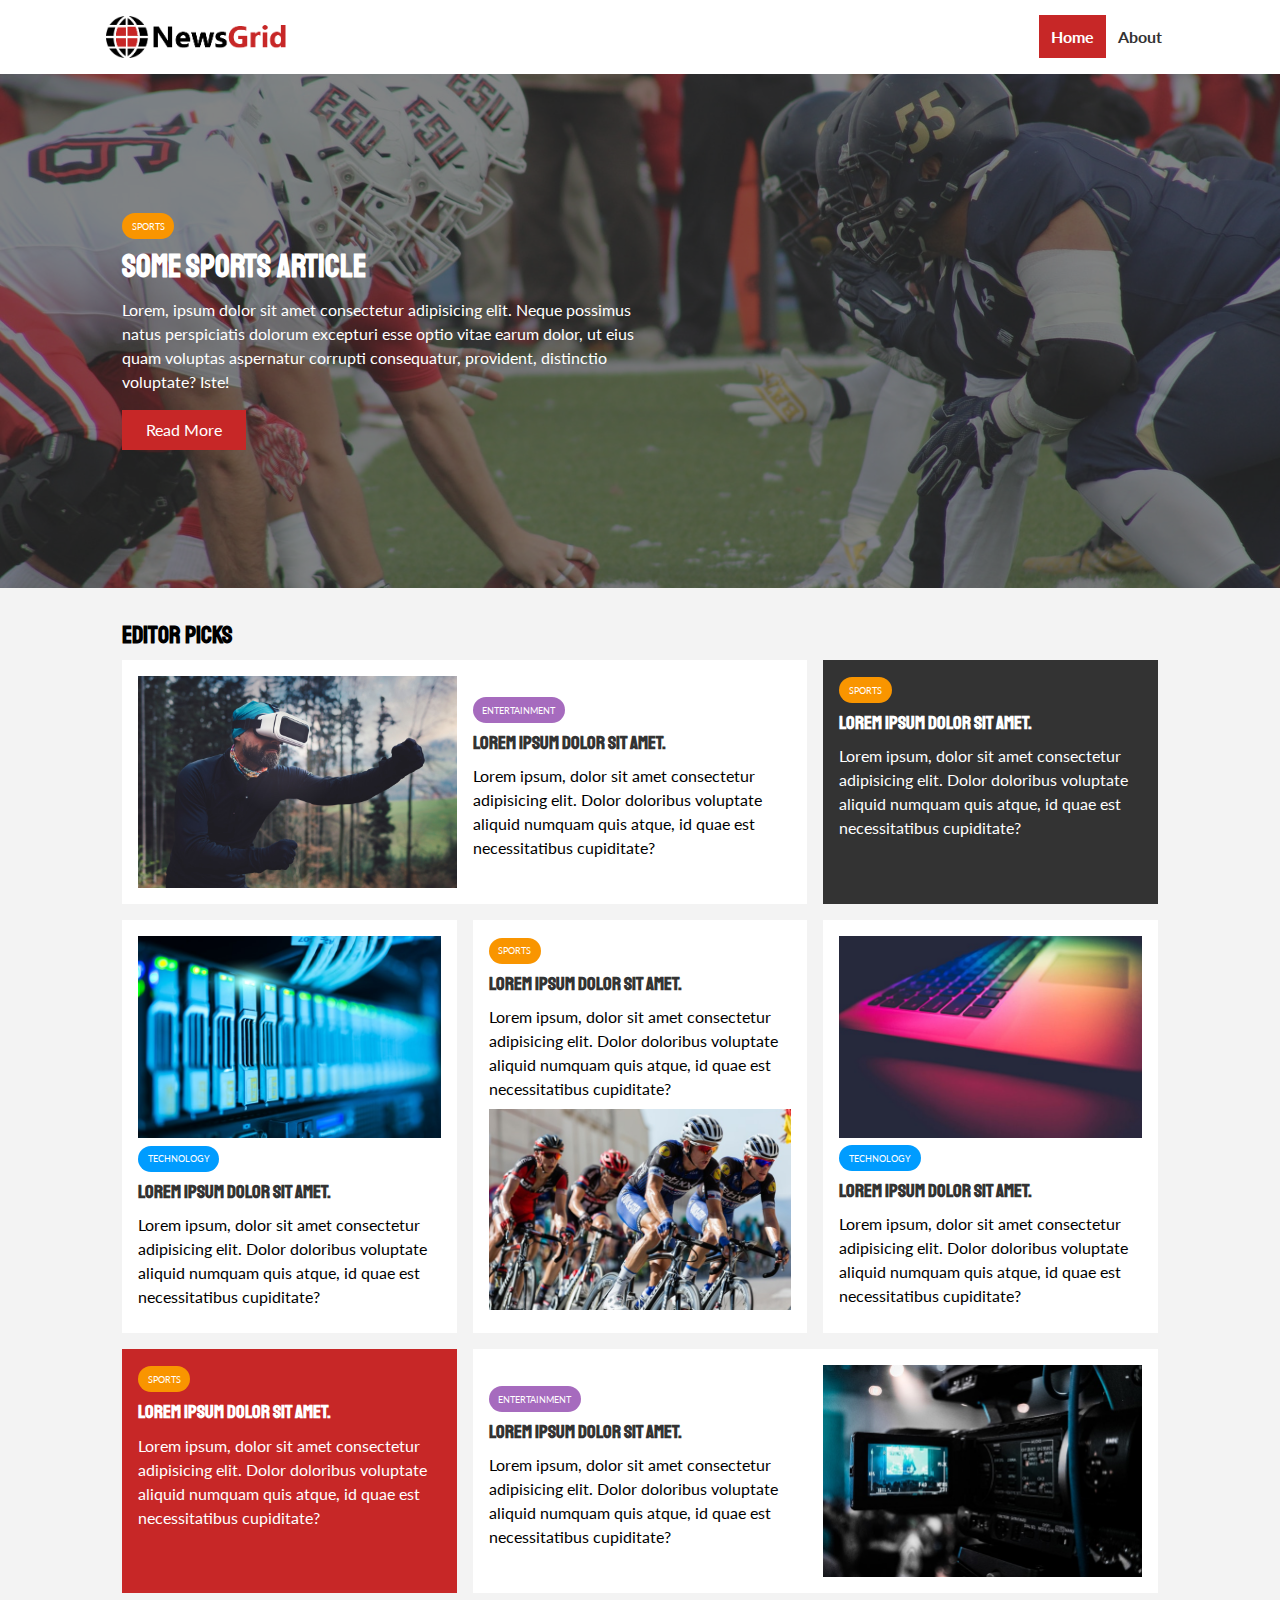
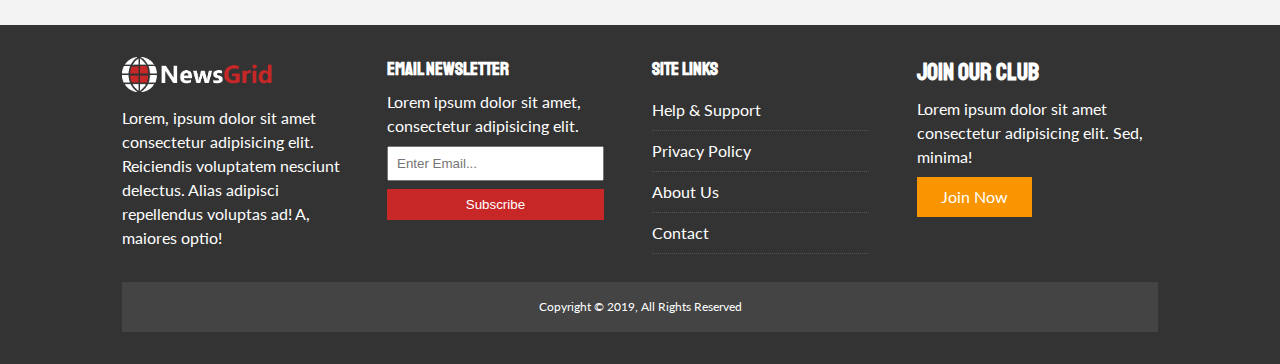
<file: index.html>
<!DOCTYPE html>
<html lang="en">

<head>
    <meta charset="UTF-8">
    <meta http-equiv="X-UA-Compatible" content="IE=edge">
    <meta name="viewport" content="width=device-width, initial-scale=1.0">
    <link rel="stylesheet" href="https://cdnjs.cloudflare.com/ajax/libs/font-awesome/6.1.1/css/all.min.css"
        integrity="sha512-KfkfwYDsLkIlwQp6LFnl8zNdLGxu9YAA1QvwINks4PhcElQSvqcyVLLD9aMhXd13uQjoXtEKNosOWaZqXgel0g=="
        crossorigin="anonymous" referrerpolicy="no-referrer" />
    <link href="https://fonts.googleapis.com/css?family=Lato|Staatliches" rel="stylesheet">
    <link rel="stylesheet" href="css/style.css">
    <link rel="stylesheet" media="screen and (max-width: 768px)" href="css/mobile.css">
    <link rel="shortcut icon" type="image/x-icon" href="favicon.ico">
    <title>NewsGrid | Latest News</title>
</head>

<body>

    <nav id="main-nav">
        <div class="container">
            <img src="img/logo.png" alt="NewsGrid" class="logo">
            <div class="social">
                <a href="http://facebook.com" target="_blank"><i class="fab fa-facebook fa-2x"></i></a>
                <a href="http://twitter.com" target="_blank"><i class="fab fa-twitter fa-2x"></i></a>
                <a href="http://instagram.com" target="_blank"><i class="fab fa-instagram fa-2x"></i></a>
                <a href="http://youtube.com" target="_blank"><i class="fab fa-youtube fa-2x"></i></a>
            </div>
            <ul>
                <li><a class="current" href="index.html">Home</a></li>
                <li><a href="about.html">About</a></li>
            </ul>
        </div>
    </nav>

    <header id="showcase">
        <div class="container">
            <div class="showcase-container">
                <div class="showcase-content">
                    <div class="category category-sports">
                        Sports
                    </div>
                    <h1>Some Sports Article</h1>
                    <p>Lorem, ipsum dolor sit amet consectetur adipisicing elit. Neque possimus natus perspiciatis
                        dolorum excepturi esse optio vitae earum dolor, ut eius quam voluptas aspernatur corrupti
                        consequatur, provident, distinctio voluptate? Iste!</p>
                    <a href="article.html" class="btn btn-primary">Read More</a>
                </div>
            </div>
        </div>
    </header>

    <section id="home-articles" class="py-2">
        <div class="container">
            <h2>Editor Picks</h2>
            <div class="articles-container">
                <article class="card">
                    <img src="img/articles/ent1.jpg" alt="">
                    <div>
                        <div class="category category-ent">Entertainment</div>
                        <h3>
                            <a href="article.html">Lorem ipsum dolor sit amet.</a>
                        </h3>
                        <p>Lorem ipsum, dolor sit amet consectetur adipisicing elit. Dolor doloribus voluptate aliquid
                            numquam quis atque, id quae est necessitatibus cupiditate?</p>
                    </div>
                </article>
                <article class="card bg-dark">
                    <div class="category category-sports">Sports</div>
                    <h3>
                        <a href="article.html">Lorem ipsum dolor sit amet.</a>
                    </h3>
                    <p>Lorem ipsum, dolor sit amet consectetur adipisicing elit. Dolor doloribus voluptate aliquid
                        numquam quis atque, id quae est necessitatibus cupiditate?</p>
                </article>
                <article class="card">
                    <img src="img/articles/tech1.jpg" alt="">
                    <div class="category category-tech">Technology</div>
                    <h3>
                        <a href="article.html">Lorem ipsum dolor sit amet.</a>
                    </h3>
                    <p>Lorem ipsum, dolor sit amet consectetur adipisicing elit. Dolor doloribus voluptate aliquid
                        numquam quis atque, id quae est necessitatibus cupiditate?</p>
                </article>
                <article class="card">
                    <div class="category category-sports">Sports</div>
                    <h3>
                        <a href="article.html">Lorem ipsum dolor sit amet.</a>
                    </h3>
                    <p>Lorem ipsum, dolor sit amet consectetur adipisicing elit. Dolor doloribus voluptate aliquid
                        numquam quis atque, id quae est necessitatibus cupiditate?</p>
                    <img src="img/articles/sports1.jpg" alt="">
                </article>
                <article class="card">
                    <img src="img/articles/tech2.jpg" alt="">
                    <div class="category category-tech">Technology</div>
                    <h3>
                        <a href="article.html">Lorem ipsum dolor sit amet.</a>
                    </h3>
                    <p>Lorem ipsum, dolor sit amet consectetur adipisicing elit. Dolor doloribus voluptate aliquid
                        numquam quis atque, id quae est necessitatibus cupiditate?</p>
                </article>
                <article class="card bg-primary">
                    <div class="category category-sports">Sports</div>
                    <h3>
                        <a href="article.html">Lorem ipsum dolor sit amet.</a>
                    </h3>
                    <p>Lorem ipsum, dolor sit amet consectetur adipisicing elit. Dolor doloribus voluptate aliquid
                        numquam quis atque, id quae est necessitatibus cupiditate?</p>
                </article>
                <article class="card">
                    <div>
                        <div class="category category-ent">Entertainment</div>
                        <h3>
                            <a href="article.html">Lorem ipsum dolor sit amet.</a>
                        </h3>
                        <p>Lorem ipsum, dolor sit amet consectetur adipisicing elit. Dolor doloribus voluptate aliquid
                            numquam quis atque, id quae est necessitatibus cupiditate?</p>
                    </div>
                    <img src="img/articles/ent2.jpg" alt="">
                </article>
            </div>
        </div>
    </section>

    <footer id="main-footer" class="py-2">
        <div class="container footer-container">
            <div>
                <img src="img/logo_light.png" alt="NewsGrid">
                <p>Lorem, ipsum dolor sit amet consectetur adipisicing elit. Reiciendis voluptatem nesciunt delectus.
                    Alias adipisci repellendus voluptas ad! A, maiores optio!
                </p>
            </div>
            <div>
                <h3>Email Newsletter</h3>
                <p>Lorem ipsum dolor sit amet, consectetur adipisicing elit.</p>
                <form name="contact" method="POST" netlify>
                    <input type="email" name="email" placeholder="Enter Email...">
                    <input type="submit" name="submit" value="Subscribe" class="btn btn-primary">
                </form>
            </div>
            <div>
                <h3>Site Links</h3>
                <ul class="list">
                    <li><a href="#">Help & Support</a></li>
                    <li><a href="#">Privacy Policy</a></li>
                    <li><a href="#">About Us</a></li>
                    <li><a href="#">Contact</a></li>
                </ul>
            </div>
            <div>
                <h2>Join Our Club</h2>
                <p>Lorem ipsum dolor sit amet consectetur adipisicing elit. Sed, minima!</p>
                <a class="btn btn-secondary" href="">Join Now</a>
            </div>
            <div>
                <p>
                    Copyright &copy; 2019, All Rights Reserved
                </p>
            </div>
        </div>
    </footer>





</body>

</html>
</file>
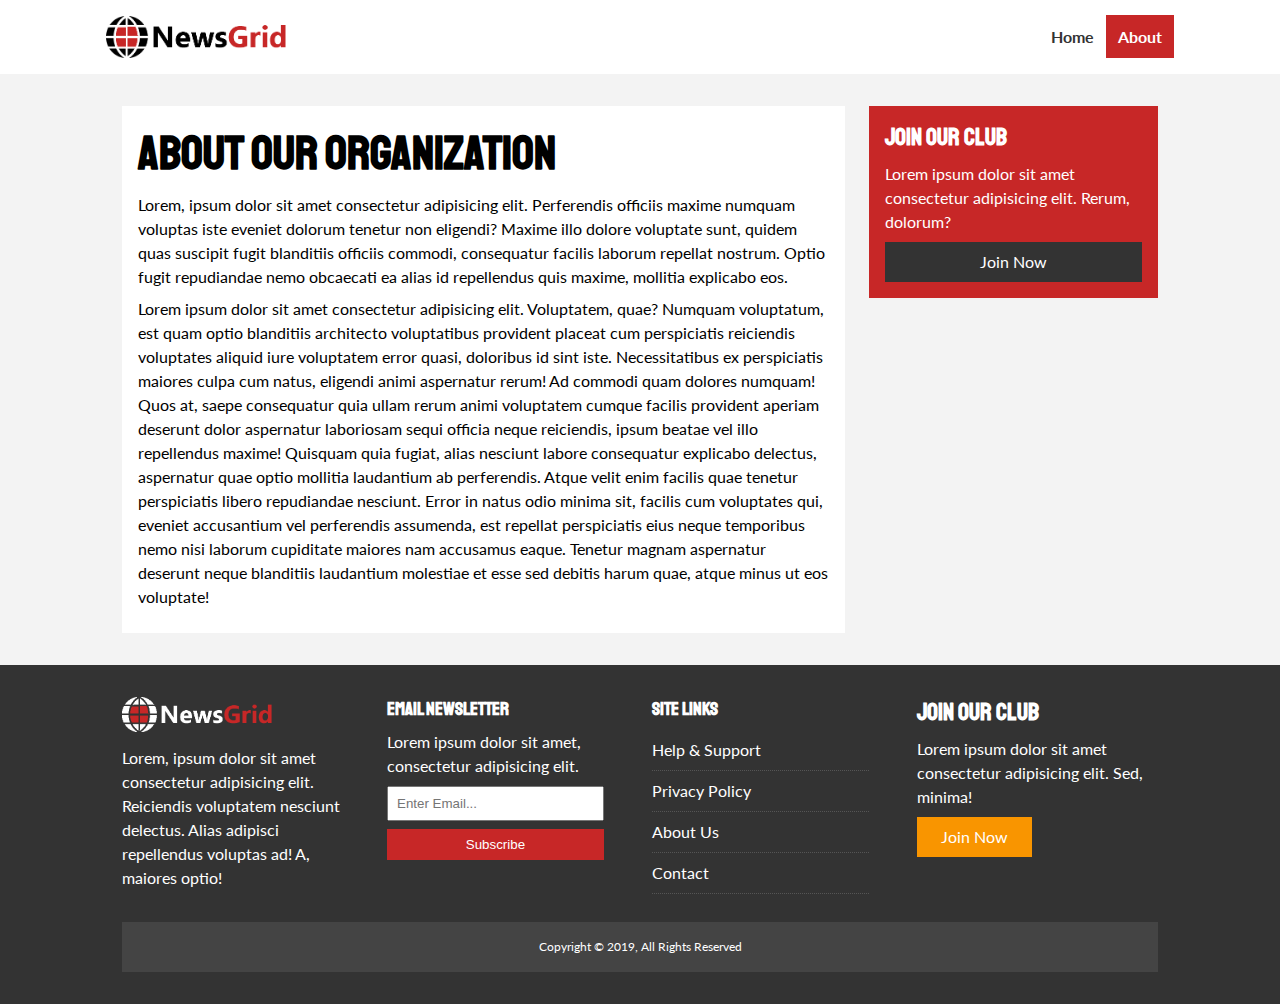
<file: about.html>
<!DOCTYPE html>
<html lang="en">

<head>
    <meta charset="UTF-8">
    <meta http-equiv="X-UA-Compatible" content="IE=edge">
    <meta name="viewport" content="width=device-width, initial-scale=1.0">
    <link rel="stylesheet" href="https://cdnjs.cloudflare.com/ajax/libs/font-awesome/6.1.1/css/all.min.css"
        integrity="sha512-KfkfwYDsLkIlwQp6LFnl8zNdLGxu9YAA1QvwINks4PhcElQSvqcyVLLD9aMhXd13uQjoXtEKNosOWaZqXgel0g=="
        crossorigin="anonymous" referrerpolicy="no-referrer" />
    <link href="https://fonts.googleapis.com/css?family=Lato|Staatliches" rel="stylesheet">
    <link rel="stylesheet" href="css/style.css">
    <link rel="stylesheet" media="screen and (max-width: 768px)" href="css/mobile.css">
    
    <link rel="shortcut icon" type="image/x-icon" href="favicon.ico">
    <title>NewsGrid | About</title>
</head>

<body>

    <nav id="main-nav">
        <div class="container">
            <img src="img/logo.png" alt="NewsGrid" class="logo">
            <div class="social">
                <a href="http://facebook.com" target="_blank"><i class="fab fa-facebook fa-2x"></i></a>
                <a href="http://twitter.com" target="_blank"><i class="fab fa-twitter fa-2x"></i></a>
                <a href="http://instagram.com" target="_blank"><i class="fab fa-instagram fa-2x"></i></a>
                <a href="http://youtube.com" target="_blank"><i class="fab fa-youtube fa-2x"></i></a>
            </div>
            <ul>
                <li><a href="index.html">Home</a></li>
                <li><a class="current" href="about.html">About</a></li>
            </ul>
        </div>
    </nav>

    <section id="about">
        <div class="container">
            <div class="page-container">
                <article class="card">
                    <h1 class="l-heading">About Our Organization</h1>
                    <p>Lorem, ipsum dolor sit amet consectetur adipisicing elit. Perferendis officiis maxime numquam
                        voluptas iste eveniet dolorum tenetur non eligendi? Maxime illo dolore voluptate sunt, quidem
                        quas suscipit fugit blanditiis officiis commodi, consequatur facilis laborum repellat nostrum.
                        Optio fugit repudiandae nemo obcaecati ea alias id repellendus quis maxime, mollitia explicabo
                        eos.
                    </p>
                    <p>Lorem ipsum dolor sit amet consectetur adipisicing elit. Voluptatem, quae? Numquam voluptatum,
                        est quam optio blanditiis architecto voluptatibus provident placeat cum perspiciatis reiciendis
                        voluptates aliquid iure voluptatem error quasi, doloribus id sint iste. Necessitatibus ex
                        perspiciatis maiores culpa cum natus, eligendi animi aspernatur rerum! Ad commodi quam dolores
                        numquam! Quos at, saepe consequatur quia ullam rerum animi voluptatem cumque facilis provident
                        aperiam deserunt dolor aspernatur laboriosam sequi officia neque reiciendis, ipsum beatae vel
                        illo repellendus maxime! Quisquam quia fugiat, alias nesciunt labore consequatur explicabo
                        delectus, aspernatur quae optio mollitia laudantium ab perferendis. Atque velit enim facilis
                        quae tenetur perspiciatis libero repudiandae nesciunt. Error in natus odio minima sit, facilis
                        cum voluptates qui, eveniet accusantium vel perferendis assumenda, est repellat perspiciatis
                        eius neque temporibus nemo nisi laborum cupiditate maiores nam accusamus eaque. Tenetur magnam
                        aspernatur deserunt neque blanditiis laudantium molestiae et esse sed debitis harum quae, atque
                        minus ut eos voluptate!
                    </p>
                </article>

                <aside class="card bg-primary">
                    <h2>Join Our Club</h2>
                    <p>Lorem ipsum dolor sit amet consectetur adipisicing elit. Rerum, dolorum?</p>
                    <a href="#" class="btn btn-dark btn-block">Join Now</a>
                </aside>
            </div>
        </div>
    </section>

    <footer id="main-footer" class="py-2">
        <div class="container footer-container">
            <div>
                <img src="img/logo_light.png" alt="NewsGrid">
                <p>Lorem, ipsum dolor sit amet consectetur adipisicing elit. Reiciendis voluptatem nesciunt delectus.
                    Alias adipisci repellendus voluptas ad! A, maiores optio!
                </p>
            </div>
            <div>
                <h3>Email Newsletter</h3>
                <p>Lorem ipsum dolor sit amet, consectetur adipisicing elit.</p>
                <form name="contact" method="POST" data-netlify="true">
                    <input type="email" name="email" placeholder="Enter Email...">
                    <input type="submit" value="Subscribe" class="btn btn-primary">
                </form>
            </div>
            <div>
                <h3>Site Links</h3>
                <ul class="list">
                    <li><a href="#">Help & Support</a></li>
                    <li><a href="#">Privacy Policy</a></li>
                    <li><a href="#">About Us</a></li>
                    <li><a href="#">Contact</a></li>
                </ul>
            </div>
            <div>
                <h2>Join Our Club</h2>
                <p>Lorem ipsum dolor sit amet consectetur adipisicing elit. Sed, minima!</p>
                <a class="btn btn-secondary" href="">Join Now</a>
            </div>
            <div>
                <p>
                    Copyright &copy; 2019, All Rights Reserved
                </p>
            </div>
        </div>
    </footer>





</body>

</html>
</file>
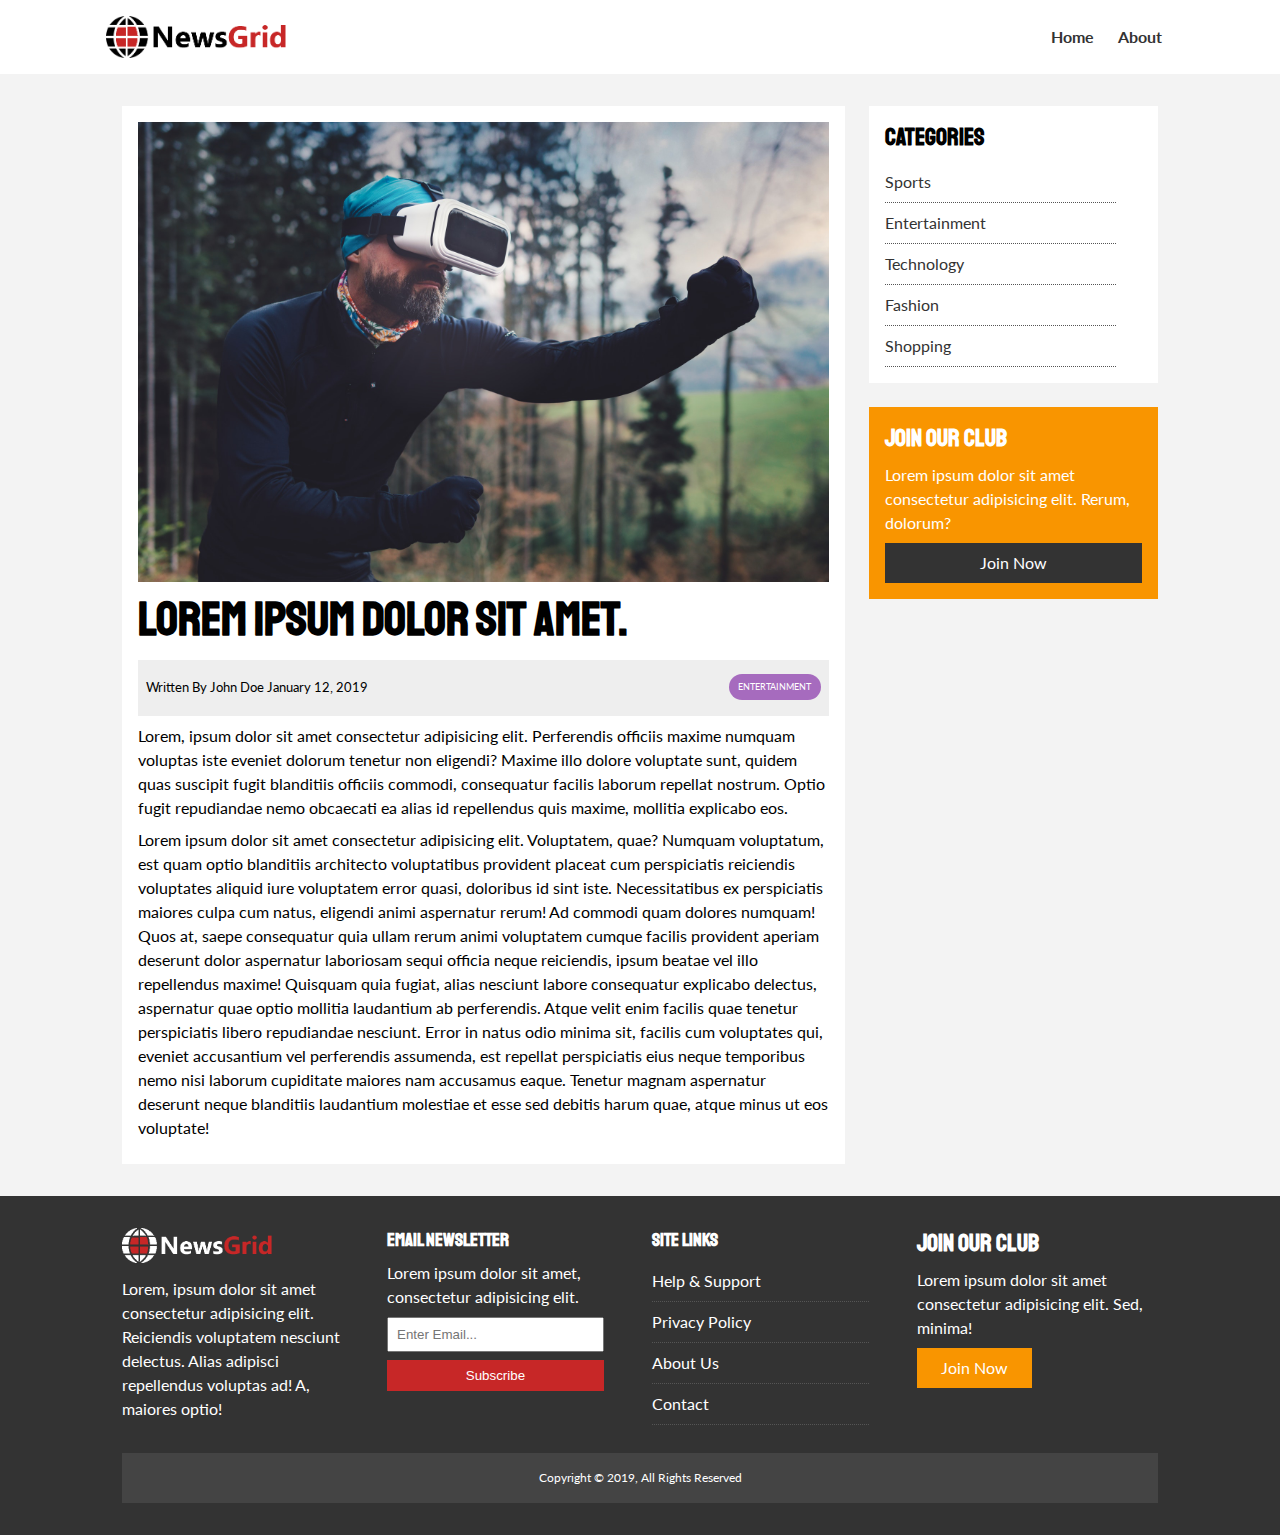
<file: article.html>
<!DOCTYPE html>
<html lang="en">

<head>
    <meta charset="UTF-8">
    <meta http-equiv="X-UA-Compatible" content="IE=edge">
    <meta name="viewport" content="width=device-width, initial-scale=1.0">
    <link rel="stylesheet" href="https://cdnjs.cloudflare.com/ajax/libs/font-awesome/6.1.1/css/all.min.css"
        integrity="sha512-KfkfwYDsLkIlwQp6LFnl8zNdLGxu9YAA1QvwINks4PhcElQSvqcyVLLD9aMhXd13uQjoXtEKNosOWaZqXgel0g=="
        crossorigin="anonymous" referrerpolicy="no-referrer" />
    <link href="https://fonts.googleapis.com/css?family=Lato|Staatliches" rel="stylesheet">
    <link rel="stylesheet" href="css/style.css">
    <link rel="stylesheet" media="screen and (max-width: 768px)" href="css/mobile.css">
    <link rel="shortcut icon" type="image/x-icon" href="favicon.ico">
    <title>NewsGrid | Latest News</title>
</head>

<body>

    <nav id="main-nav">
        <div class="container">
            <img src="img/logo.png" alt="NewsGrid" class="logo">
            <div class="social">
                <a href="http://facebook.com" target="_blank"><i class="fab fa-facebook fa-2x"></i></a>
                <a href="http://twitter.com" target="_blank"><i class="fab fa-twitter fa-2x"></i></a>
                <a href="http://instagram.com" target="_blank"><i class="fab fa-instagram fa-2x"></i></a>
                <a href="http://youtube.com" target="_blank"><i class="fab fa-youtube fa-2x"></i></a>
            </div>
            <ul>
                <li><a href="index.html">Home</a></li>
                <li><a href="about.html">About</a></li>
            </ul>
        </div>
    </nav>

    <section id="article">
        <div class="container">
            <div class="page-container">
                <article class="card">
                    <img src="img/articles/ent1.jpg" alt="">
                    <h1 class="l-heading">Lorem ipsum dolor sit amet.</h1>
                    <div class="meta">
                        <small>
                            <i class="fas fa-user"></i>Written By John Doe January 12, 2019
                        </small>
                        <div class="category category-ent">Entertainment</div>
                    </div>
                    <p>Lorem, ipsum dolor sit amet consectetur adipisicing elit. Perferendis officiis maxime numquam
                        voluptas iste eveniet dolorum tenetur non eligendi? Maxime illo dolore voluptate sunt, quidem
                        quas suscipit fugit blanditiis officiis commodi, consequatur facilis laborum repellat nostrum.
                        Optio fugit repudiandae nemo obcaecati ea alias id repellendus quis maxime, mollitia explicabo
                        eos.
                    </p>
                    <p>Lorem ipsum dolor sit amet consectetur adipisicing elit. Voluptatem, quae? Numquam voluptatum,
                        est quam optio blanditiis architecto voluptatibus provident placeat cum perspiciatis reiciendis
                        voluptates aliquid iure voluptatem error quasi, doloribus id sint iste. Necessitatibus ex
                        perspiciatis maiores culpa cum natus, eligendi animi aspernatur rerum! Ad commodi quam dolores
                        numquam! Quos at, saepe consequatur quia ullam rerum animi voluptatem cumque facilis provident
                        aperiam deserunt dolor aspernatur laboriosam sequi officia neque reiciendis, ipsum beatae vel
                        illo repellendus maxime! Quisquam quia fugiat, alias nesciunt labore consequatur explicabo
                        delectus, aspernatur quae optio mollitia laudantium ab perferendis. Atque velit enim facilis
                        quae tenetur perspiciatis libero repudiandae nesciunt. Error in natus odio minima sit, facilis
                        cum voluptates qui, eveniet accusantium vel perferendis assumenda, est repellat perspiciatis
                        eius neque temporibus nemo nisi laborum cupiditate maiores nam accusamus eaque. Tenetur magnam
                        aspernatur deserunt neque blanditiis laudantium molestiae et esse sed debitis harum quae, atque
                        minus ut eos voluptate!
                    </p>
                </article>

                <aside id="categories" class="card">
                    <h2>Categories</h2>
                    <ul class="list">
                        <li>
                            <a href="#"><i class="fas fa-chevron-right"></i>Sports</a>
                        </li>
                        <li>
                            <a href="#"><i class="fas fa-chevron-right"></i>Entertainment</a>
                        </li>
                        <li>
                            <a href="#"><i class="fas fa-chevron-right"></i>Technology</a>
                        </li>
                        <li>
                            <a href="#"><i class="fas fa-chevron-right"></i>Fashion</a>
                        </li>
                        <li>
                            <a href="#"><i class="fas fa-chevron-right"></i>Shopping</a>
                        </li>
                    </ul>
                </aside>

                <aside class="card bg-secondary">
                    <h2>Join Our Club</h2>
                    <p>Lorem ipsum dolor sit amet consectetur adipisicing elit. Rerum, dolorum?</p>
                    <a href="#" class="btn btn-dark btn-block">Join Now</a>
                </aside>
            </div>
        </div>
    </section>

    <footer id="main-footer" class="py-2">
        <div class="container footer-container">
            <div>
                <img src="img/logo_light.png" alt="NewsGrid">
                <p>Lorem, ipsum dolor sit amet consectetur adipisicing elit. Reiciendis voluptatem nesciunt delectus.
                    Alias adipisci repellendus voluptas ad! A, maiores optio!
                </p>
            </div>
            <div>
                <h3>Email Newsletter</h3>
                <p>Lorem ipsum dolor sit amet, consectetur adipisicing elit.</p>
                <form name="contact" method="POST" data-netlify="true">
                    <input type="email" name="email" placeholder="Enter Email...">
                    <input type="submit" value="Subscribe" class="btn btn-primary">
                </form>
            </div>
            <div>
                <h3>Site Links</h3>
                <ul class="list">
                    <li><a href="#">Help & Support</a></li>
                    <li><a href="#">Privacy Policy</a></li>
                    <li><a href="#">About Us</a></li>
                    <li><a href="#">Contact</a></li>
                </ul>
            </div>
            <div>
                <h2>Join Our Club</h2>
                <p>Lorem ipsum dolor sit amet consectetur adipisicing elit. Sed, minima!</p>
                <a class="btn btn-secondary" href="">Join Now</a>
            </div>
            <div>
                <p>
                    Copyright &copy; 2019, All Rights Reserved
                </p>
            </div>
        </div>
    </footer>





</body>

</html>
</file>
<file: css/style.css>
:root {
    --primary-color: #c72727;
    --secondary-color: #f99500;
    --light-color: #f3f3f3;
    --dark-color: #333;
    --max-width: 1100px;
}

.category {
    --sports-color: #f99500;
    --ent-color: #a66bbe;
    --tech-color: #009cff;
}

* {
    margin: 0;
    padding: 0;
    box-sizing: border-box;
}

body {
    font-family: 'Lato', sans-serif;
    line-height: 1.5;
    background: var(--light-color);
}

a {
    color: #333;
    text-decoration: none;
}

ul {
    list-style: none;
}

p {
    margin: .5rem 0;
}

img {
    width: 100%;
}

h1,h2,h3,h4,h5,h6 {
    font-family: 'Staatliches',cursive;
    margin-bottom: .55rem;
    line-height: 1.3;
}

.container {
    max-width: var(--max-width);
    margin: auto;
    padding: 0 2rem;
    overflow: hidden;
}

.category {
    display: inline-block;
    color: #fff;
    font-size: 0.55rem;
    text-transform: uppercase;
    padding: 0.4rem 0.6rem;
    border-radius: 15px;
    margin-bottom: 0.5rem;
}

.category-sports {background: var(--sports-color);}
.category-ent {background: var(--ent-color);}
.category-tech {background: var(--tech-color);}

.btn {
    display: inline-block;
    border: none;
    background: var(--dark-color);
    color: #fff;
    padding: 0.5rem 1.5rem;
}

.btn-light {background: var(--light-color);}
.btn-primary {background: var(--primary-color);}
.btn-secondary {background: var(--secondary-color);}

.btn-block {
    display: block;
    width: 100%;
    text-align: center;
}

.btn:hover {
    opacity: 0.9;
}

.card {
    background: #fff;
    padding: 1rem;
}

.bg-dark {
    background: var(--dark-color);
    color: #fff;
}

.bg-primary {
    background: var(--primary-color);
    color: #fff;
}

.bg-secondary {
    background: var(--secondary-color);
    color: #fff;
}

.bg-dark h1,
.bg-dark h2,
.bg-dark h3,
.bg-dark a,
.bg-primary h1,
.bg-primary h2,
.bg-primary h3,
.bg-primary a,
.bg-secondary h1,
.bg-secondary h2,
.bg-secondary h3,
.bg-secondary a {
    color: #fff;
}

.py-1 {padding: 1.5rem 0;}
.py-2 {padding: 2rem 0;}
.py-3 {padding: 3rem 0;}
.p-1 {padding: 1.5rem;}
.p-2 {padding: 2rem;}
.p-3 {padding: 3rem;}

.l-heading {
    font-size: 3rem;
}

.list li {
    padding: .5rem 0;
    border-bottom: #555 dotted 1px;
    width: 90%;
}

.list li a:hover {
    color: var(--primary-color) !important;
}

.page-container {
    display: grid;
    grid-template-columns: 5fr 2fr;
    margin: 2rem 0;
    gap: 1.5rem;
}

.page-container > *:first-child {
    grid-row: 1 / span 3;
}

#main-nav {
    background: #fff;
    position: sticky;
    top: 0;
    z-index: 2;
}

#main-nav .container {
    display: grid;
    grid-template-columns: 6fr 3fr 2fr;
    padding: 1rem;
    align-items: center;
}

#main-nav .logo {
    width: 180px;
}

#main-nav ul {
    justify-self: end;
    display: flex;
}

#main-nav ul li a {
    padding: 0.75rem;
    font-weight: bold;
}

#main-nav ul li a.current {
    background: var(--primary-color);
    color: #fff;
}

#main-nav ul li a:hover {
    background: var(--light-color);
    color: var(--dark-color);
}

#main-nav .social {
    justify-self: center;
}

#main-nav .social i {
    color: #777;
    margin-right: .5rem;
}

#showcase {
    color: #fff;
    background: #333;
    padding: 2rem;
    position: relative;
}

#showcase:before {
    content: '';
    background: url('../img/featured.jpg') no-repeat center center/cover;
    position: absolute;
    top: 0;
    left: 0;
    width: 100%;
    height: 100%;
    opacity: 0.4;
}

#showcase .showcase-container {
    display: grid;
    grid-template-columns: repeat(2, 1fr);
    justify-content: center;
    align-items: center;
    height: 50vh;
}

#showcase .showcase-content {
    z-index: 1;
}

#showcase p {
    margin-bottom: 1rem;
}

#home-articles .articles-container {
    display: grid;
    grid-template-columns: repeat(3, 1fr);
    gap: 1rem;
}

#home-articles .articles-container >*:first-child,#home-articles .articles-container >*:last-child {
    display: grid;
    grid-template-columns: repeat(2, 1fr);
    gap: 1rem;
    grid-column: 1 / span 2;
    align-items: center;
}

#home-articles .articles-container >*:last-child {
    grid-column: 2 / span 2;
}

#article .meta {
    display: flex;
    justify-content: space-between;
    align-items: center;
    background: #eee;
    padding: 0.5rem;
}

#article .meta .category {
    margin-top: 0.4rem;
}

#main-footer {
    background: var(--dark-color);
    color: #fff;
}

#main-footer img {
    width: 150px;
}

#main-footer a {
    color: #fff;
}

#main-footer .footer-container {
    display: grid;
    grid-template-columns: repeat(4,1fr);
    gap: 1.5rem;
}

#main-footer .footer-container > *:last-child {
    background: #444;
    grid-column: 1 / span 4;
    padding: .5rem;
    text-align: center;
    font-size: 0.75rem;
}

#main-footer .footer-container input[type='email'] {
    width: 90%;
    padding: 0.5rem;
    margin-bottom: 0.5rem;
}

#main-footer .footer-container input[type='submit'] {
    width: 90%;
}
</file>
<file: css/mobile.css>
#main-nav .social {
    display: none;
}

#main-nav .container {
    grid-template-columns: 1fr;
    gap: 1.2rem;
}

#main-nav ul, #main-nav .logo {
    justify-self: center;
}

#main-nav ul li a {
    padding: 0.50rem;
}

#home-articles .articles-container {
    grid-template-columns: repeat(2, 1fr);
}

#home-articles .articles-container>*:first-child, #home-articles .articles-container>*:last-child {
    grid-template-columns: 1fr;
    grid-column: 1;
}

@media(max-width: 600px) {

    #showcase .showcase-container,
    #home-articles .articles-container,
    #main-footer .footer-container {
        grid-template-columns: 1fr;
    }

    #main-footer .footer-container>*:last-child {
        grid-column: 1;
    }

    #main-footer .footer-container>*:first-child,
    #main-footer .footer-container>*:nth-child(2) {
        border-bottom: #444 dotted 1px;
        padding-bottom: 1rem;
    }

    .page-container {
        grid-template-columns: 1fr;
        text-align: center;
    }

    .page-container > *:first-child {
        grid-row: 1;
    }

    .l-heading {
        font-size: 2rem;
    }
}
</file>
